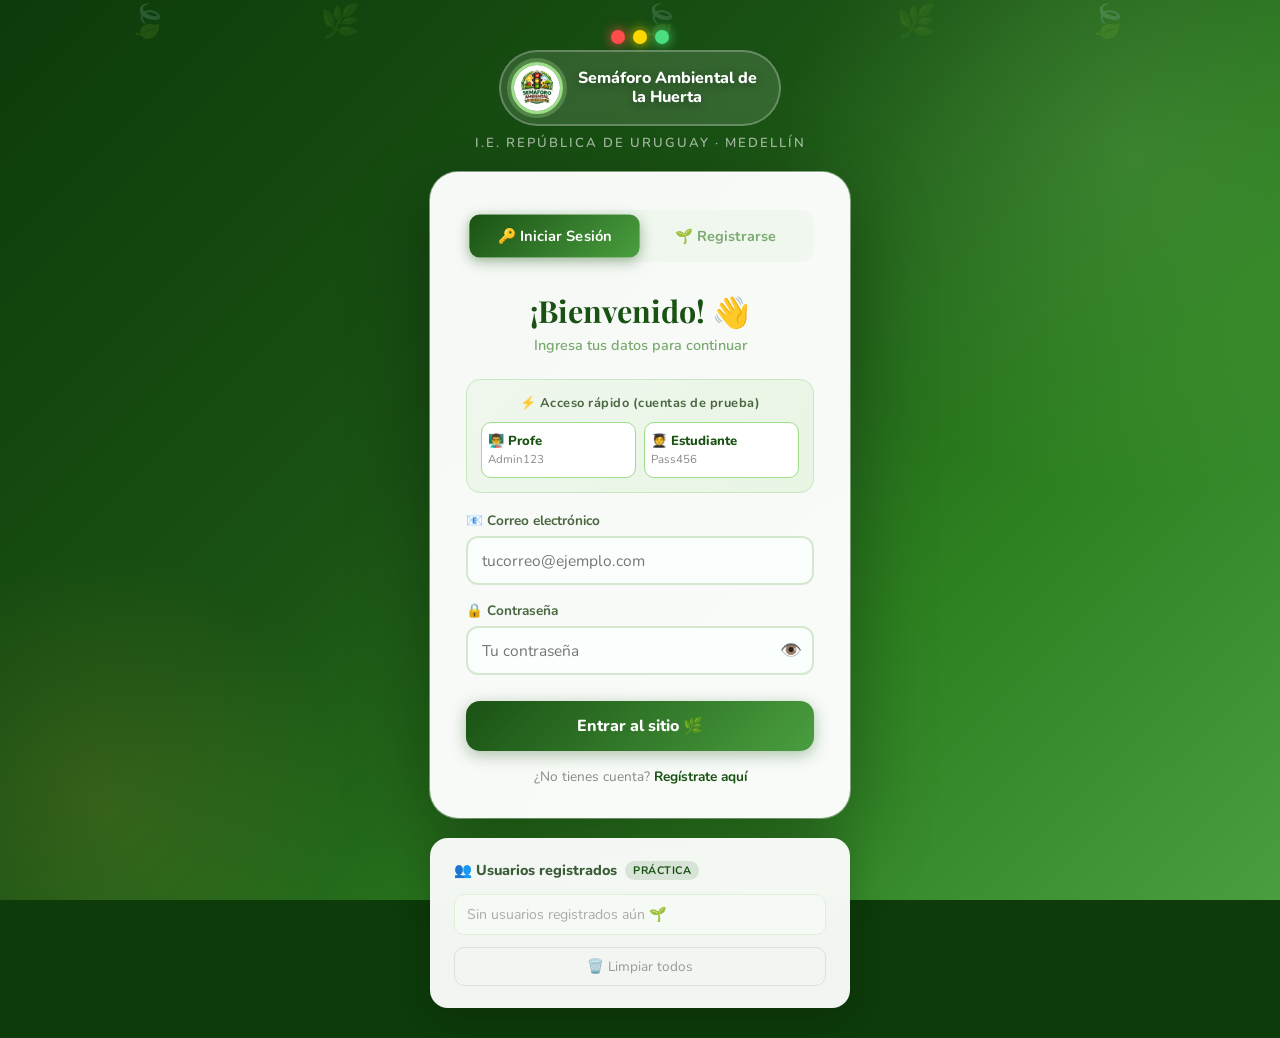
<file: index.html>
<!DOCTYPE html>
<!-- ============================================================
     PÁGINA: Inicio de Sesión / Registro
     PROYECTO: Semáforo Ambiental de la Huerta
     INSTITUCIÓN: I.E. República de Uruguay – Medellín, Antioquia
     DESCRIPCIÓN: Pantalla de acceso al sitio. Contiene un
                  formulario de login y uno de registro con
                  validaciones en JavaScript.
     RUTAS RELATIVAS:
       CSS  → ../css/style.css
       JS   → ../js/script.js
       IMG  → ../img/logo.jpeg
     ÚLTIMA ACTUALIZACIÓN: 2026
============================================================ -->
<html lang="es">
<head>
  <!-- Metadatos de codificación y responsividad -->
  <meta charset="UTF-8">
  <meta name="viewport" content="width=device-width, initial-scale=1.0">
  <title>Iniciar Sesión – Semáforo Ambiental de la Huerta</title>

  <!-- Fuentes de Google: Nunito y Playfair Display -->
  <link href="https://fonts.googleapis.com/css2?family=Nunito:wght@400;600;700;800;900&family=Playfair+Display:wght@700;900&display=swap" rel="stylesheet">

  <style>
    /* ── Variables de color del proyecto ── */
    :root {
      --verde-oscuro: #1a5214;
      --verde-medio: #2d8020;
      --verde-claro: #4a9e3f;
      --verde-lima: #9dde89;
      --amarillo: #f5c842;
      --rojo: #e84040;
      --blanco: #ffffff;
      --crema: #f4faf2;
      --sombra: rgba(26,82,20,0.18);
    }

    * { box-sizing: border-box; margin: 0; padding: 0; }

    /* ── Cuerpo principal con fondo oscuro ── */
    body {
      font-family: 'Nunito', sans-serif;
      min-height: 100vh;
      overflow-x: hidden;
      background: #0d3b0a;
    }

    /* ── Fondo con gradiente animado ── */
    .fondo {
      position: fixed;
      inset: 0;
      z-index: 0;
      background: linear-gradient(135deg, #0d3b0a 0%, #1a5214 40%, #2d8020 70%, #4a9e3f 100%);
      overflow: hidden;
    }

    /* Círculo brillante superior derecho */
    .fondo::before {
      content: '';
      position: absolute;
      width: 700px; height: 700px;
      border-radius: 50%;
      background: radial-gradient(circle, rgba(157,222,137,0.18) 0%, transparent 70%);
      top: -200px; right: -200px;
      animation: pulso 6s ease-in-out infinite alternate;
    }

    /* Círculo brillante inferior izquierdo */
    .fondo::after {
      content: '';
      position: absolute;
      width: 500px; height: 500px;
      border-radius: 50%;
      background: radial-gradient(circle, rgba(245,200,66,0.12) 0%, transparent 70%);
      bottom: -150px; left: -150px;
      animation: pulso 8s ease-in-out infinite alternate-reverse;
    }

    /* Animación de pulso para los fondos decorativos */
    @keyframes pulso {
      from { transform: scale(1); opacity: 0.6; }
      to   { transform: scale(1.3); opacity: 1; }
    }

    /* ── Hojas flotantes decorativas ── */
    .hoja {
      position: absolute;
      font-size: 2rem;
      opacity: 0.15;
      animation: flotar linear infinite;
      pointer-events: none;
    }

    /* Animación de hojas subiendo por pantalla */
    @keyframes flotar {
      0%   { transform: translateY(110vh) rotate(0deg); opacity: 0; }
      10%  { opacity: 0.15; }
      90%  { opacity: 0.15; }
      100% { transform: translateY(-10vh) rotate(360deg); opacity: 0; }
    }

    /* ── Contenedor principal centrado ── */
    .contenedor {
      position: relative;
      z-index: 1;
      min-height: 100vh;
      display: flex;
      flex-direction: column;
      align-items: center;
      justify-content: center;
      padding: 30px 20px;
      gap: 20px;
    }

    /* ── Cabecera con logo y nombre ── */
    .cabecera {
      text-align: center;
      animation: bajar 0.7s ease both;
    }

    /* Animación de entrada desde arriba */
    @keyframes bajar {
      from { opacity: 0; transform: translateY(-30px); }
      to   { opacity: 1; transform: translateY(0); }
    }

    /* Contenedor visual del logo */
    .logo-wrap {
      display: inline-flex;
      align-items: center;
      justify-content: center;
      gap: 14px;
      background: rgba(255,255,255,0.12);
      backdrop-filter: blur(12px);
      border: 2px solid rgba(255,255,255,0.25);
      border-radius: 60px;
      padding: 10px 22px 10px 10px;
      margin-bottom: 8px;
    }

    /* Imagen del logo circular */
    .logo-wrap img {
      width: 52px; height: 52px;
      border-radius: 50%;
      object-fit: cover;
      border: 3px solid var(--verde-lima);
      box-shadow: 0 0 0 4px rgba(157,222,137,0.3);
    }

    .logo-wrap span {
      color: white;
      font-weight: 800;
      font-size: 1em;
      line-height: 1.2;
      max-width: 180px;
      text-shadow: 0 2px 8px rgba(0,0,0,0.3);
    }

    .subtitulo-logo {
      color: rgba(255,255,255,0.6);
      font-size: 0.82em;
      font-weight: 600;
      letter-spacing: 2px;
      text-transform: uppercase;
    }

    /* ── Semáforo decorativo con luces animadas ── */
    .semaforo-deco {
      display: flex;
      gap: 8px;
      justify-content: center;
      margin-bottom: 6px;
    }

    /* Estilo base de cada luz */
    .luz {
      width: 14px; height: 14px;
      border-radius: 50%;
      box-shadow: 0 0 12px currentColor;
      animation: parpadeo 3s ease-in-out infinite;
    }

    /* Colores individuales del semáforo */
    .luz-roja     { background: #ff4d4d; color: #ff4d4d; animation-delay: 0s; }
    .luz-amarilla { background: #ffd700; color: #ffd700; animation-delay: 1s; }
    .luz-verde    { background: #4ade80; color: #4ade80; animation-delay: 2s; }

    @keyframes parpadeo {
      0%, 100% { opacity: 1; transform: scale(1); }
      50% { opacity: 0.5; transform: scale(0.8); }
    }

    /* ── Tarjeta del formulario ── */
    .tarjeta {
      background: rgba(255,255,255,0.97);
      backdrop-filter: blur(20px);
      border-radius: 28px;
      box-shadow:
        0 30px 80px rgba(0,0,0,0.35),
        0 0 0 1px rgba(255,255,255,0.5),
        inset 0 1px 0 rgba(255,255,255,0.8);
      padding: 38px 36px 32px;
      width: 100%;
      max-width: 420px;
      animation: subir 0.7s ease 0.2s both;
    }

    /* Animación de entrada desde abajo */
    @keyframes subir {
      from { opacity: 0; transform: translateY(40px); }
      to   { opacity: 1; transform: translateY(0); }
    }

    /* ── Pestañas Login / Registro ── */
    .pestanas {
      display: flex;
      background: #f0f7ee;
      border-radius: 14px;
      padding: 5px;
      margin-bottom: 28px;
      gap: 4px;
    }

    .pestana-btn {
      flex: 1;
      padding: 11px;
      border: none;
      background: transparent;
      border-radius: 10px;
      font-family: 'Nunito', sans-serif;
      font-size: 0.9rem;
      font-weight: 700;
      color: #7aaa70;
      cursor: pointer;
      transition: all 0.25s;
    }

    /* Pestaña activa resaltada */
    .pestana-btn.active {
      background: linear-gradient(135deg, var(--verde-oscuro), var(--verde-claro));
      color: white;
      box-shadow: 0 4px 14px rgba(26,82,20,0.4);
      transform: scale(1.02);
    }

    /* ── Encabezado interior del formulario ── */
    .form-header {
      text-align: center;
      margin-bottom: 24px;
    }

    .form-header h1 {
      font-family: 'Playfair Display', serif;
      font-size: 1.9rem;
      color: var(--verde-oscuro);
      margin-bottom: 4px;
    }

    .form-header p {
      color: #7aaa70;
      font-size: 0.9rem;
      font-weight: 600;
    }

    /* ── Grupos de campos de formulario ── */
    .campo {
      margin-bottom: 16px;
    }

    .campo label {
      display: block;
      font-weight: 700;
      font-size: 0.85rem;
      color: #4a6741;
      margin-bottom: 6px;
    }

    /* ── Inputs de texto, email y contraseña ── */
    input[type="email"],
    input[type="password"],
    input[type="text"] {
      width: 100%;
      padding: 12px 44px 12px 14px;
      border: 2px solid #d4e8cf;
      border-radius: 12px;
      font-size: 0.97rem;
      font-family: 'Nunito', sans-serif;
      outline: none;
      transition: border-color 0.25s, box-shadow 0.25s;
      background: #fafffe;
      color: #2d2d2d;
    }

    /* Efecto de foco en inputs */
    input:focus {
      border-color: var(--verde-claro);
      box-shadow: 0 0 0 3px rgba(74,158,63,0.18);
    }

    /* Contenedor relativo para posicionar el botón ojo */
    .input-rel {
      position: relative;
    }

    /* ── Botón para mostrar/ocultar contraseña ── */
    .btn-ojo {
      position: absolute;
      right: 12px;
      top: 50%;
      transform: translateY(-50%);
      background: none;
      border: none;
      cursor: pointer;
      font-size: 1.1rem;
      line-height: 1;
    }

    /* ── Mensajes de error bajo cada campo ── */
    .error-msg {
      color: #c0392b;
      font-size: 0.78rem;
      margin-top: 5px;
      display: block;
      font-weight: 600;
    }

    /* ── Accesos rápidos con credenciales de demo ── */
    .acceso-rapido {
      background: linear-gradient(135deg, #f0f7ee, #e8f5e3);
      border: 1px solid #c8e8c0;
      border-radius: 14px;
      padding: 14px;
      margin-bottom: 18px;
    }

    .acceso-rapido p {
      font-size: 0.8rem;
      font-weight: 700;
      color: #4a6741;
      margin-bottom: 10px;
      text-align: center;
      letter-spacing: 0.5px;
    }

    .btns-acceso {
      display: flex;
      gap: 8px;
    }

    .btn-acceso {
      flex: 1;
      padding: 9px 6px;
      border: 1px solid #9dde89;
      background: white;
      border-radius: 10px;
      cursor: pointer;
      text-align: left;
      transition: all 0.2s;
      font-family: 'Nunito', sans-serif;
    }

    .btn-acceso:hover {
      background: #f0f7ee;
      border-color: var(--verde-claro);
      transform: translateY(-1px);
    }

    .btn-acceso strong {
      display: block;
      font-size: 0.82rem;
      color: #1a5214;
      font-weight: 800;
    }

    .btn-acceso small {
      font-size: 0.72rem;
      color: #888;
    }

    /* ── Barra de fortaleza de contraseña ── */
    #fortaleza {
      height: 5px;
      background: #e0e0e0;
      border-radius: 3px;
      margin-top: 8px;
      overflow: hidden;
    }

    #barraFuerza {
      height: 100%;
      width: 0%;
      transition: width 0.3s, background 0.3s;
      border-radius: 3px;
    }

    #textoFuerza {
      font-size: 0.75rem;
      margin-top: 4px;
      display: block;
      height: 16px;
      color: #555;
      font-weight: 600;
    }

    /* ── Botón de envío principal ── */
    .btn-enviar {
      width: 100%;
      padding: 14px;
      background: linear-gradient(135deg, var(--verde-oscuro), var(--verde-claro));
      color: white;
      border: none;
      border-radius: 14px;
      font-size: 1rem;
      font-family: 'Nunito', sans-serif;
      font-weight: 800;
      cursor: pointer;
      margin-top: 10px;
      transition: transform 0.2s, box-shadow 0.2s;
      box-shadow: 0 4px 16px rgba(26,82,20,0.35);
    }

    .btn-enviar:hover {
      transform: translateY(-2px);
      box-shadow: 0 8px 24px rgba(26,82,20,0.45);
    }

    .btn-enviar:active {
      transform: scale(0.97);
    }

    /* ── Alertas de éxito o error ── */
    .alerta {
      padding: 11px 14px;
      border-radius: 10px;
      margin-bottom: 14px;
      font-size: 0.88rem;
      font-weight: 600;
      display: none;
    }

    .alerta.error {
      background: #ffebee;
      color: #c0392b;
      border: 1px solid #ffcdd2;
      display: block;
    }

    .alerta.success {
      background: #e8f5e9;
      color: #1b5e20;
      border: 1px solid #c8e6c9;
      display: block;
    }

    /* ── Enlace para cambiar de panel ── */
    .cambiar-panel {
      text-align: center;
      font-size: 0.85rem;
      color: #888;
      margin-top: 16px;
    }

    .cambiar-panel a {
      color: var(--verde-oscuro);
      font-weight: 700;
      text-decoration: none;
    }

    .cambiar-panel a:hover {
      text-decoration: underline;
    }

    /* ── Panel de usuarios registrados (solo práctica) ── */
    .panel-usuarios {
      background: rgba(255,255,255,0.95);
      backdrop-filter: blur(12px);
      border-radius: 18px;
      box-shadow: 0 8px 32px rgba(0,0,0,0.18);
      padding: 22px 24px;
      width: 100%;
      max-width: 420px;
      animation: subir 0.7s ease 0.4s both;
    }

    .panel-usuarios h4 {
      font-size: 0.9rem;
      margin-bottom: 14px;
      color: #3a5c38;
      display: flex;
      align-items: center;
      gap: 8px;
      font-weight: 800;
    }

    /* Etiqueta de práctica */
    .badge {
      background: rgba(26,82,20,0.12);
      color: var(--verde-oscuro);
      font-size: 0.68rem;
      padding: 2px 8px;
      border-radius: 20px;
      font-weight: 700;
      letter-spacing: 0.5px;
      text-transform: uppercase;
    }

    #listaUsuarios {
      list-style: none;
      margin-bottom: 12px;
    }

    #listaUsuarios li {
      display: flex;
      align-items: center;
      justify-content: space-between;
      padding: 10px 12px;
      border-radius: 10px;
      background: #f5faf4;
      margin-bottom: 6px;
      font-size: 0.88rem;
      border: 1px solid #dff0d8;
    }

    .user-info {
      display: flex;
      flex-direction: column;
      gap: 2px;
    }

    .user-info strong { color: #2d4a2a; }
    .user-info small { color: #999; font-size: 0.75rem; }

    /* Botón de eliminar usuario */
    .btn-del {
      background: none;
      border: none;
      color: #ccc;
      cursor: pointer;
      font-size: 0.85rem;
      padding: 4px 6px;
      border-radius: 4px;
      transition: color 0.2s, background 0.2s;
    }

    .btn-del:hover {
      color: #c0392b;
      background: #ffebee;
    }

    /* Mensaje cuando no hay usuarios */
    .no-users {
      color: #aaa;
      font-size: 0.85rem;
      text-align: center;
      padding: 10px 0;
    }

    /* Botón para limpiar todos los usuarios */
    .btn-limpiar {
      width: 100%;
      padding: 9px;
      background: none;
      border: 1px solid #e0e0e0;
      border-radius: 10px;
      font-family: 'Nunito', sans-serif;
      font-size: 0.85rem;
      color: #999;
      cursor: pointer;
      transition: all 0.2s;
    }

    .btn-limpiar:hover {
      border-color: #c0392b;
      color: #c0392b;
      background: #ffebee;
    }
  </style>
</head>
<body>

  <!-- ════════════════════════════════════
       FONDO ANIMADO CON HOJAS FLOTANTES
  ════════════════════════════════════ -->
  <div class="fondo" aria-hidden="true">
    <!-- Hojas decorativas con diferentes velocidades y posiciones -->
    <span class="hoja" style="left:10%; animation-duration:12s; animation-delay:0s;">🍃</span>
    <span class="hoja" style="left:25%; animation-duration:15s; animation-delay:3s;">🌿</span>
    <span class="hoja" style="left:50%; animation-duration:10s; animation-delay:1s;">🍃</span>
    <span class="hoja" style="left:70%; animation-duration:14s; animation-delay:5s;">🌿</span>
    <span class="hoja" style="left:85%; animation-duration:11s; animation-delay:2s;">🍃</span>
  </div>

  <!-- ════════════════════════════════════
       CONTENEDOR PRINCIPAL DE LA PÁGINA
  ════════════════════════════════════ -->
  <div class="contenedor">

    <!-- ── CABECERA: Logo y título del proyecto ── -->
    <header class="cabecera">
      <!-- Semáforo decorativo con luces de colores -->
      <div class="semaforo-deco" aria-hidden="true">
        <div class="luz luz-roja"></div>
        <div class="luz luz-amarilla"></div>
        <div class="luz luz-verde"></div>
      </div>

      <!-- Logo redondo con nombre del proyecto -->
      <div class="logo-wrap">
        <!-- Logo: ruta relativa desde html/ hacia img/ -->
        <img src="../img/logo.jpeg" alt="Logo Semáforo Ambiental de la Huerta">
        <span>Semáforo Ambiental de la Huerta</span>
      </div>

      <!-- Subtítulo institucional -->
      <p class="subtitulo-logo">I.E. República de Uruguay · Medellín</p>
    </header>

    <!-- ════════════════════════════════════
         TARJETA PRINCIPAL (Login + Registro)
    ════════════════════════════════════ -->
    <main class="tarjeta" role="main">

      <!-- ── Pestañas para alternar entre Login y Registro ── -->
      <div class="pestanas" role="tablist">
        <button class="pestana-btn active" id="tabLogin"
                role="tab" aria-selected="true"
                onclick="mostrarTab('login')">
          🔑 Iniciar Sesión
        </button>
        <button class="pestana-btn" id="tabRegister"
                role="tab" aria-selected="false"
                onclick="mostrarTab('registro')">
          🌱 Registrarse
        </button>
      </div>

      <!-- ══════════════════════════════
           PANEL DE LOGIN
      ══════════════════════════════ -->
      <div id="panelLogin">

        <!-- Título e ícono del formulario de login -->
        <div class="form-header">
          <h1>¡Bienvenido! 👋</h1>
          <p>Ingresa tus datos para continuar</p>
        </div>

        <!-- Acceso rápido con credenciales de prueba -->
        <div class="acceso-rapido" aria-label="Acceso rápido con cuentas de demostración">
          <p>⚡ Acceso rápido (cuentas de prueba)</p>
          <div class="btns-acceso">
            <!-- Botón que autocompleta credenciales de administrador -->
            <button type="button" class="btn-acceso"
                    onclick="llenarCredenciales('elprofe@gmail.com','Admin123')">
              <strong>👨‍🏫 Profe</strong>
              <small>Admin123</small>
            </button>
            <!-- Botón que autocompleta credenciales de estudiante -->
            <button type="button" class="btn-acceso"
                    onclick="llenarCredenciales('estudiante@correo.com','Pass456')">
              <strong>🧑‍🎓 Estudiante</strong>
              <small>Pass456</small>
            </button>
          </div>
        </div>

        <!-- Alerta de login (éxito o error) – oculta por defecto -->
        <div class="alerta" id="loginAlert" role="alert"></div>

        <!-- Formulario de inicio de sesión -->
        <form id="loginForm" novalidate>

          <!-- Campo: Correo electrónico -->
          <div class="campo">
            <label for="email">📧 Correo electrónico</label>
            <input type="email" id="email"
                   placeholder="tucorreo@ejemplo.com"
                   autocomplete="email" required>
            <!-- Mensaje de error para el correo -->
            <span class="error-msg" id="emailError" role="alert"></span>
          </div>

          <!-- Campo: Contraseña con botón de mostrar/ocultar -->
          <div class="campo">
            <label for="password">🔒 Contraseña</label>
            <div class="input-rel">
              <input type="password" id="password"
                     placeholder="Tu contraseña"
                     autocomplete="current-password" required>
              <!-- Botón ojo para mostrar/ocultar contraseña -->
              <button type="button" class="btn-ojo" id="togglePass"
                      aria-label="Mostrar u ocultar contraseña">👁️</button>
            </div>
            <!-- Mensaje de error para la contraseña -->
            <span class="error-msg" id="passError" role="alert"></span>
          </div>

          <!-- Botón de envío del login -->
          <button type="submit" class="btn-enviar">Entrar al sitio 🌿</button>

          <!-- Enlace para ir al formulario de registro -->
          <p class="cambiar-panel">
            ¿No tienes cuenta?
            <a href="#" onclick="mostrarTab('registro')">Regístrate aquí</a>
          </p>
        </form>
      </div><!-- Fin panelLogin -->

      <!-- ══════════════════════════════
           PANEL DE REGISTRO
      ══════════════════════════════ -->
      <div id="panelRegistro" style="display:none;">

        <!-- Título del formulario de registro -->
        <div class="form-header">
          <h1>Crear cuenta 🌱</h1>
          <p>Únete a nuestra comunidad ambiental</p>
        </div>

        <!-- Alerta de registro (éxito o error) – oculta por defecto -->
        <div class="alerta" id="registerAlert" role="alert"></div>

        <!-- Formulario de registro de nuevo usuario -->
        <form id="registerForm" novalidate>

          <!-- Campo: Nombre completo -->
          <div class="campo">
            <label for="regNombre">👤 Nombre completo</label>
            <input type="text" id="regNombre"
                   placeholder="Tu nombre" required>
            <span class="error-msg" id="nombreError" role="alert"></span>
          </div>

          <!-- Campo: Correo electrónico del nuevo usuario -->
          <div class="campo">
            <label for="regEmail">📧 Correo electrónico</label>
            <input type="email" id="regEmail"
                   placeholder="tucorreo@ejemplo.com"
                   autocomplete="email" required>
            <span class="error-msg" id="regEmailError" role="alert"></span>
          </div>

          <!-- Campo: Contraseña nueva con medidor de fortaleza -->
          <div class="campo">
            <label for="regPassword">🔒 Contraseña</label>
            <div class="input-rel">
              <input type="password" id="regPassword"
                     placeholder="Mínimo 8 caracteres, 1 mayúscula, 1 número"
                     autocomplete="new-password" required>
              <!-- Botón ojo para la nueva contraseña -->
              <button type="button" class="btn-ojo" id="toggleRegPass"
                      aria-label="Mostrar u ocultar contraseña">👁️</button>
            </div>
            <!-- Barra visual de fortaleza de la contraseña -->
            <div id="fortaleza" aria-label="Indicador de fortaleza de contraseña">
              <div id="barraFuerza"></div>
            </div>
            <span id="textoFuerza" aria-live="polite"></span>
            <span class="error-msg" id="regPassError" role="alert"></span>
          </div>

          <!-- Campo: Confirmación de contraseña -->
          <div class="campo">
            <label for="regPasswordConf">🔒 Confirmar contraseña</label>
            <div class="input-rel">
              <input type="password" id="regPasswordConf"
                     placeholder="Repite tu contraseña"
                     autocomplete="new-password" required>
              <!-- Botón ojo para confirmar contraseña -->
              <button type="button" class="btn-ojo" id="toggleRegPassConf"
                      aria-label="Mostrar u ocultar confirmación">👁️</button>
            </div>
            <span class="error-msg" id="regPassConfError" role="alert"></span>
          </div>

          <!-- Botón de envío del registro -->
          <button type="submit" class="btn-enviar" id="btnRegistro">
            Crear cuenta 🌿
          </button>

          <!-- Enlace para regresar al login -->
          <p class="cambiar-panel">
            ¿Ya tienes cuenta?
            <a href="#" onclick="mostrarTab('login')">Inicia sesión</a>
          </p>
        </form>
      </div><!-- Fin panelRegistro -->

    </main><!-- Fin tarjeta principal -->

    <!-- ════════════════════════════════════
         PANEL DE USUARIOS REGISTRADOS
         (Solo con fines educativos/práctica)
    ════════════════════════════════════ -->
    <section class="panel-usuarios" id="usersPanel"
             aria-label="Panel de usuarios registrados (práctica)">
      <h4>
        👥 Usuarios registrados
        <span class="badge">práctica</span>
      </h4>
      <!-- Lista dinámica generada por JavaScript -->
      <ul id="listaUsuarios"></ul>
      <!-- Botón para eliminar todos los usuarios del localStorage -->
      <button class="btn-limpiar" id="btnLimpiar">
        🗑️ Limpiar todos
      </button>
    </section>

  </div><!-- Fin contenedor principal -->

  <!-- ════════════════════════════════════
       SCRIPT PRINCIPAL
       Ruta: ../js/script.js
       Maneja login, registro, localStorage y UI
  ════════════════════════════════════ -->
  <script src="../js/script.js"></script>

</body>
</html>
</file>
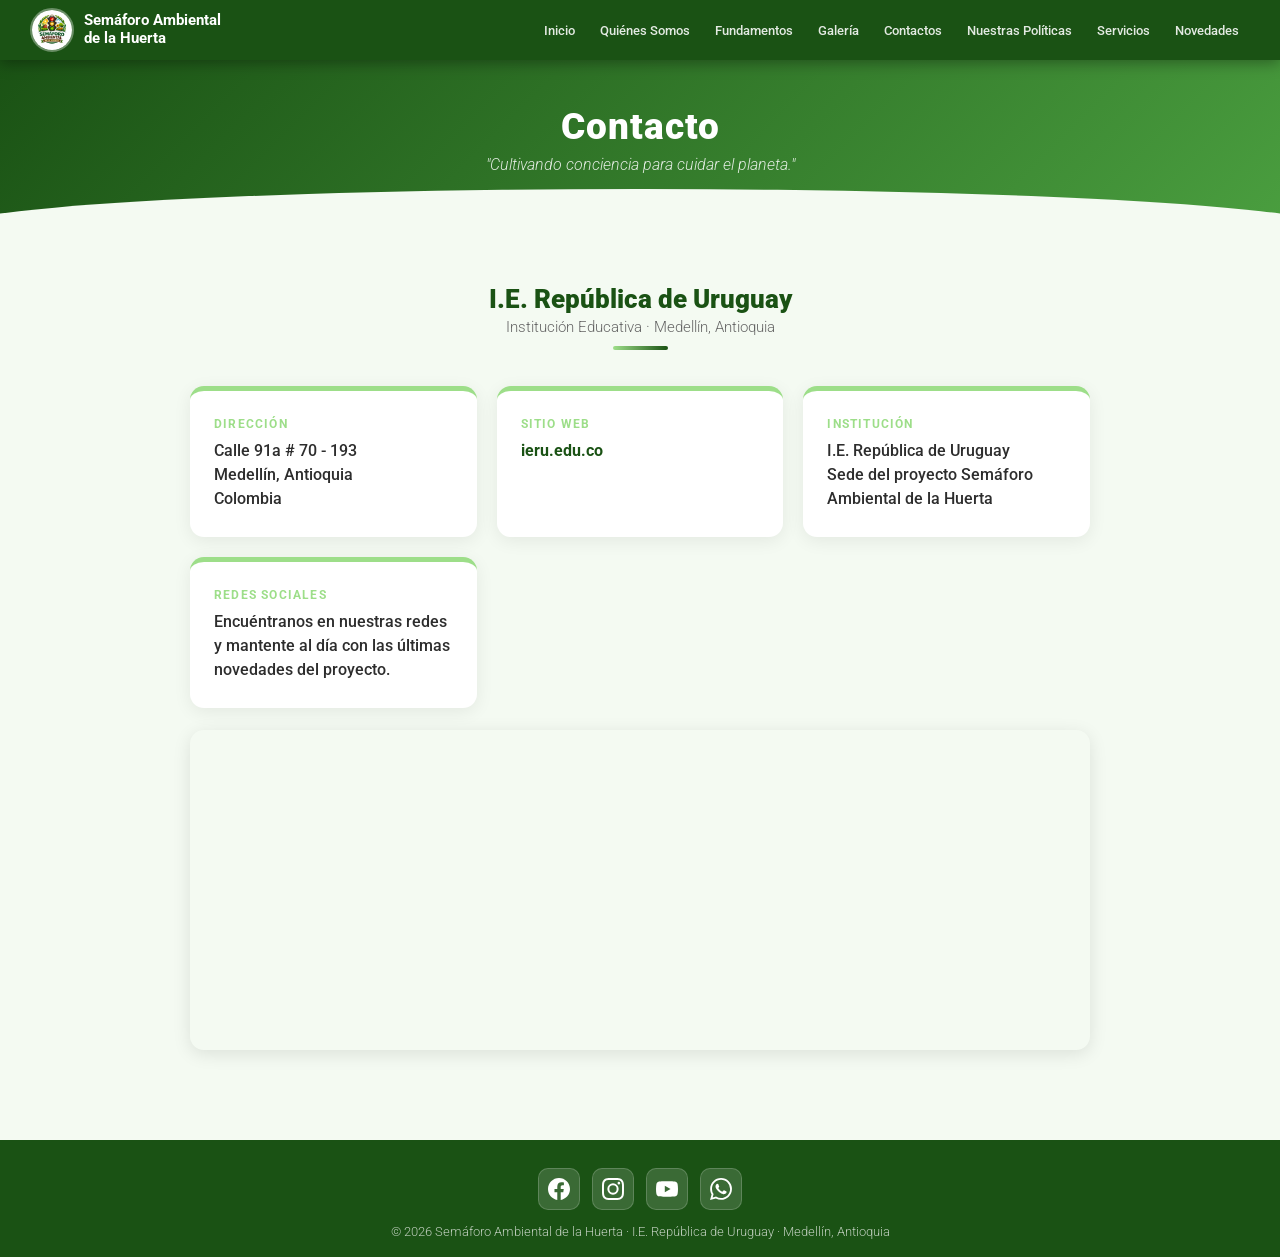
<file: contacto.html>
<!DOCTYPE html>
<!-- ============================================================
     PÁGINA: Contacto
     PROYECTO: Semáforo Ambiental de la Huerta
     INSTITUCIÓN: I.E. República de Uruguay – Medellín, Antioquia
     DESCRIPCIÓN: Muestra la información de contacto de la
                  institución: dirección, sitio web, redes
                  sociales y un mapa de Google Maps embebido.
     RUTAS RELATIVAS:
       IMG  → ../img/logo.jpeg
     ÚLTIMA ACTUALIZACIÓN: 2026
============================================================ -->
<html lang="es">
<head>
  <meta charset="UTF-8">
  <meta name="viewport" content="width=device-width, initial-scale=1">
  <title>Contacto – Semáforo Ambiental</title>
  <link href="https://fonts.googleapis.com/css2?family=Roboto:ital,wght@0,100..900;1,100..900&display=swap" rel="stylesheet">
  <style>
    * { box-sizing: border-box; margin: 0; padding: 0; }
    body { font-family: 'Roboto', sans-serif; background-color: #f4faf2; color: #2d2d2d; min-height: 100vh; display: flex; flex-direction: column; }

    /* ── Barra de navegación fija ── */
    .barra-navegacion { position: fixed; top: 0; left: 0; right: 0; background-color: #1a5214; display: flex; align-items: center; justify-content: space-between; padding: 8px 30px; z-index: 1000; box-shadow: 0 3px 14px rgba(0,0,0,0.35); height: 60px; }
    .nav-marca { display: flex; align-items: center; gap: 10px; text-decoration: none; flex-shrink: 0; }
    .nav-marca img { height: 44px; width: 44px; border-radius: 50%; object-fit: cover; border: 2px solid rgba(255,255,255,0.35); }
    .nav-marca span { color: white; font-weight: 700; font-size: 0.92em; line-height: 1.2; max-width: 150px; }
    .nav-enlaces { display: flex; gap: 3px; flex-wrap: wrap; justify-content: flex-end; }
    .nav-enlaces a { color: rgba(255,255,255,0.88); text-decoration: none; padding: 6px 11px; border-radius: 6px; font-size: 0.83em; font-weight: 500; transition: background-color 0.2s; white-space: nowrap; }
    .nav-enlaces a:hover { background-color: rgba(255,255,255,0.18); color: white; }

    /* ── Encabezado con curva ── */
    .encabezado-pagina { margin-top: 60px; background: linear-gradient(135deg, #1a5214, #4a9e3f); padding: 45px 40px 55px 40px; text-align: center; color: white; position: relative; }
    .encabezado-pagina::after { content: ''; position: absolute; bottom: -2px; left: 0; right: 0; height: 42px; background-color: #f4faf2; clip-path: ellipse(55% 100% at 50% 100%); }
    .encabezado-pagina h1 { font-size: 2.3em; font-weight: 900; letter-spacing: 1px; }
    .encabezado-pagina p { font-size: 0.97em; opacity: 0.85; margin-top: 8px; font-weight: 300; font-style: italic; }

    /* ── Contenido principal centrado ── */
    .contenido-principal { flex: 1; padding: 55px 30px 40px 30px; display: flex; flex-direction: column; align-items: center; }

    /* Nombre y subtítulo de la institución */
    .nombre-colegio { text-align: center; margin-bottom: 36px; }
    .nombre-colegio h2 { font-size: 1.6em; font-weight: 900; color: #1a5214; margin-bottom: 4px; }
    .nombre-colegio p { font-size: 0.95em; color: #666; font-weight: 300; }

    /* Línea decorativa verde */
    .linea-verde { width: 55px; height: 4px; background: linear-gradient(to right, #9dde89, #1a5214); border-radius: 2px; margin: 10px auto 0 auto; }

    /* Cuadrícula de tarjetas de dato de contacto */
    .cuadricula-contacto { display: grid; grid-template-columns: repeat(auto-fit, minmax(260px, 1fr)); gap: 20px; max-width: 900px; width: 100%; }

    /* Tarjeta individual de dato de contacto */
    .tarjeta-dato { background: white; border-radius: 14px; padding: 26px 24px; box-shadow: 0 4px 18px rgba(0,0,0,0.07); border-top: 5px solid #9dde89; transition: transform 0.3s, box-shadow 0.3s; }
    .tarjeta-dato:hover { transform: translateY(-5px); box-shadow: 0 10px 26px rgba(0,0,0,0.12); }

    /* Etiqueta (título) del dato */
    .tarjeta-dato .etiqueta { font-size: 0.75em; font-weight: 700; color: #9dde89; text-transform: uppercase; letter-spacing: 1.2px; margin-bottom: 8px; }

    /* Valor del dato de contacto */
    .tarjeta-dato .valor { font-size: 1em; font-weight: 500; color: #2d2d2d; line-height: 1.5; }
    .tarjeta-dato a { color: #1a5214; font-weight: 700; text-decoration: none; }
    .tarjeta-dato a:hover { text-decoration: underline; }

    /* Tarjeta con el mapa de Google Maps */
    .tarjeta-mapa { max-width: 900px; width: 100%; margin-top: 22px; border-radius: 14px; overflow: hidden; box-shadow: 0 4px 18px rgba(0,0,0,0.1); }
    .tarjeta-mapa iframe { width: 100%; height: 320px; border: none; display: block; }

    /* ── Pie de página ── */
    .pie-pagina { background-color: #1a5214; color: white; text-align: center; padding: 28px 20px 18px 20px; margin-top: 50px; }
    .iconos-redes { display: flex; justify-content: center; gap: 12px; margin-bottom: 14px; }
    .iconos-redes a { color: white; text-decoration: none; width: 42px; height: 42px; background-color: rgba(255,255,255,0.14); border-radius: 10px; display: flex; align-items: center; justify-content: center; font-weight: 700; font-size: 0.88em; border: 1px solid rgba(255,255,255,0.18); transition: background-color 0.2s, transform 0.2s; }
    .iconos-redes a:hover { background-color: rgba(255,255,255,0.28); transform: scale(1.1); }
    .pie-pagina p { font-size: 0.8em; opacity: 0.7; font-weight: 300; }
  </style>
</head>
<body>

  <!-- ════════════════════════════════════
       BARRA DE NAVEGACIÓN FIJA
  ════════════════════════════════════ -->
  <nav class="barra-navegacion" aria-label="Menú principal">
    <a href="index.html" class="nav-marca">
      <img src="../img/logo.jpeg" alt="Logo">
      <span>Semáforo Ambiental de la Huerta</span>
    </a>
    <div class="nav-enlaces">
      <a href="indexprincipal.html">Inicio</a>
      <a href="quienes-somos.html">Quiénes Somos</a>
      <a href="fundamentos.html">Fundamentos</a>
      <a href="galeria.html">Galería</a>
      <a href="contacto.html">Contactos</a>
      <a href="nuestras-politicas.html">Nuestras Políticas</a>
      <a href="servicios.html">Servicios</a>
      <a href="novedades.html">Novedades</a>
    </div>
  </nav>

  <!-- ════════════════════════════════════
       ENCABEZADO DE LA PÁGINA
  ════════════════════════════════════ -->
  <div class="encabezado-pagina">
    <h1>Contacto</h1>
    <p>"Cultivando conciencia para cuidar el planeta."</p>
  </div>

  <!-- ════════════════════════════════════
       CONTENIDO PRINCIPAL
       Datos de contacto y mapa de ubicación
  ════════════════════════════════════ -->
  <main class="contenido-principal">

    <!-- Nombre e identificación de la institución -->
    <div class="nombre-colegio">
      <h2>I.E. República de Uruguay</h2>
      <p>Institución Educativa · Medellín, Antioquia</p>
      <div class="linea-verde" aria-hidden="true"></div>
    </div>

    <!-- Cuadrícula con tarjetas de información de contacto -->
    <div class="cuadricula-contacto">

      <!-- Dato: Dirección física -->
      <div class="tarjeta-dato">
        <div class="etiqueta">Dirección</div>
        <div class="valor">
          Calle 91a # 70 - 193<br>
          Medellín, Antioquia<br>
          Colombia
        </div>
      </div>

      <!-- Dato: Sitio web oficial -->
      <div class="tarjeta-dato">
        <div class="etiqueta">Sitio Web</div>
        <div class="valor">
          <a href="https://ieru.edu.co/" target="_blank" rel="noopener noreferrer">
            ieru.edu.co
          </a>
        </div>
      </div>

      <!-- Dato: Nombre e información institucional -->
      <div class="tarjeta-dato">
        <div class="etiqueta">Institución</div>
        <div class="valor">
          I.E. República de Uruguay<br>
          Sede del proyecto Semáforo Ambiental de la Huerta
        </div>
      </div>

      <!-- Dato: Redes sociales -->
      <div class="tarjeta-dato">
        <div class="etiqueta">Redes Sociales</div>
        <div class="valor">
          Encuéntranos en nuestras redes y mantente al día
          con las últimas novedades del proyecto.
        </div>
      </div>
    </div>

    <!-- Mapa de Google Maps embebido con la ubicación de la institución -->
    <div class="tarjeta-mapa">
      <iframe
        src="https://www.google.com/maps/embed?pb=!1m18!1m12!1m3!1d991.4617280553682!2d-75.57709597242204!3d6.283845883682073!2m3!1f0!2f0!3f0!3m2!1i1024!2i768!4f13.1!3m3!1m2!1s0x8e4429299903b3ab%3A0x454b09972b0b00fa!2sI.E.%20Rep%C3%BAblica%20de%20Uruguay!5e0!3m2!1ses!2sco!4v1772772214475!5m2!1ses!2sco"
        allowfullscreen=""
        loading="lazy"
        referrerpolicy="no-referrer-when-downgrade"
        title="Mapa de ubicación I.E. República de Uruguay, Medellín">
      </iframe>
    </div>

  </main>

  <!-- ════════════════════════════════════
       PIE DE PÁGINA
  ════════════════════════════════════ -->
  <footer class="pie-pagina">
    <div class="iconos-redes" aria-label="Redes sociales">
      <a href="#" title="Facebook" aria-label="Facebook"><svg viewBox="0 0 24 24" width="22" height="22" fill="currentColor"><path d="M24 12.073c0-6.627-5.373-12-12-12s-12 5.373-12 12c0 5.99 4.388 10.954 10.125 11.854v-8.385H7.078v-3.47h3.047V9.43c0-3.007 1.792-4.669 4.533-4.669 1.312 0 2.686.235 2.686.235v2.953H15.83c-1.491 0-1.956.925-1.956 1.874v2.25h3.328l-.532 3.47h-2.796v8.385C19.612 23.027 24 18.062 24 12.073z"/></svg></a>
      <a href="#" title="Instagram" aria-label="Instagram"><svg viewBox="0 0 24 24" width="22" height="22" fill="currentColor"><path d="M12 2.163c3.204 0 3.584.012 4.85.07 3.252.148 4.771 1.691 4.919 4.919.058 1.265.069 1.645.069 4.849 0 3.205-.012 3.584-.069 4.849-.149 3.225-1.664 4.771-4.919 4.919-1.266.058-1.644.07-4.85.07-3.204 0-3.584-.012-4.849-.07-3.26-.149-4.771-1.699-4.919-4.92-.058-1.265-.07-1.644-.07-4.849 0-3.204.013-3.583.07-4.849.149-3.227 1.664-4.771 4.919-4.919 1.266-.057 1.645-.069 4.849-.069zM12 0C8.741 0 8.333.014 7.053.072 2.695.272.273 2.69.073 7.052.014 8.333 0 8.741 0 12c0 3.259.014 3.668.072 4.948.2 4.358 2.618 6.78 6.98 6.98C8.333 23.986 8.741 24 12 24c3.259 0 3.668-.014 4.948-.072 4.354-.2 6.782-2.618 6.979-6.98.059-1.28.073-1.689.073-4.948 0-3.259-.014-3.667-.072-4.947-.196-4.354-2.617-6.78-6.979-6.98C15.668.014 15.259 0 12 0zm0 5.838a6.162 6.162 0 1 0 0 12.324 6.162 6.162 0 0 0 0-12.324zM12 16a4 4 0 1 1 0-8 4 4 0 0 1 0 8zm6.406-11.845a1.44 1.44 0 1 0 0 2.881 1.44 1.44 0 0 0 0-2.881z"/></svg></a>
      <a href="#" title="YouTube" aria-label="YouTube"><svg viewBox="0 0 24 24" width="22" height="22" fill="currentColor"><path d="M23.495 6.205a3.007 3.007 0 0 0-2.088-2.088c-1.87-.501-9.396-.501-9.396-.501s-7.507-.01-9.396.501A3.007 3.007 0 0 0 .527 6.205a31.247 31.247 0 0 0-.522 5.805 31.247 31.247 0 0 0 .522 5.783 3.007 3.007 0 0 0 2.088 2.088c1.868.502 9.396.502 9.396.502s7.506 0 9.396-.502a3.007 3.007 0 0 0 2.088-2.088 31.247 31.247 0 0 0 .5-5.783 31.247 31.247 0 0 0-.5-5.805zM9.609 15.601V8.408l6.264 3.602z"/></svg></a>
      <a href="#" title="WhatsApp" aria-label="WhatsApp"><svg viewBox="0 0 24 24" width="22" height="22" fill="currentColor"><path d="M17.472 14.382c-.297-.149-1.758-.867-2.03-.967-.273-.099-.471-.148-.67.15-.197.297-.767.966-.94 1.164-.173.199-.347.223-.644.075-.297-.15-1.255-.463-2.39-1.475-.883-.788-1.48-1.761-1.653-2.059-.173-.297-.018-.458.13-.606.134-.133.298-.347.446-.52.149-.174.198-.298.298-.497.099-.198.05-.371-.025-.52-.075-.149-.669-1.612-.916-2.207-.242-.579-.487-.5-.669-.51-.173-.008-.371-.01-.57-.01-.198 0-.52.074-.792.372-.272.297-1.04 1.016-1.04 2.479 0 1.462 1.065 2.875 1.213 3.074.149.198 2.096 3.2 5.077 4.487.709.306 1.262.489 1.694.625.712.227 1.36.195 1.871.118.571-.085 1.758-.719 2.006-1.413.248-.694.248-1.289.173-1.413-.074-.124-.272-.198-.57-.347m-5.421 7.403h-.004a9.87 9.87 0 0 1-5.031-1.378l-.361-.214-3.741.982.998-3.648-.235-.374a9.86 9.86 0 0 1-1.51-5.26c.001-5.45 4.436-9.884 9.888-9.884 2.64 0 5.122 1.03 6.988 2.898a9.825 9.825 0 0 1 2.893 6.994c-.003 5.45-4.437 9.884-9.885 9.884m8.413-18.297A11.815 11.815 0 0 0 12.05 0C5.495 0 .16 5.335.157 11.892c0 2.096.547 4.142 1.588 5.945L.057 24l6.305-1.654a11.882 11.882 0 0 0 5.683 1.448h.005c6.554 0 11.89-5.335 11.893-11.893a11.821 11.821 0 0 0-3.48-8.413Z"/></svg></a>
    </div>
    <p>© 2026 Semáforo Ambiental de la Huerta · I.E. República de Uruguay · Medellín, Antioquia</p>
  </footer>

</body>
</html>
</file>
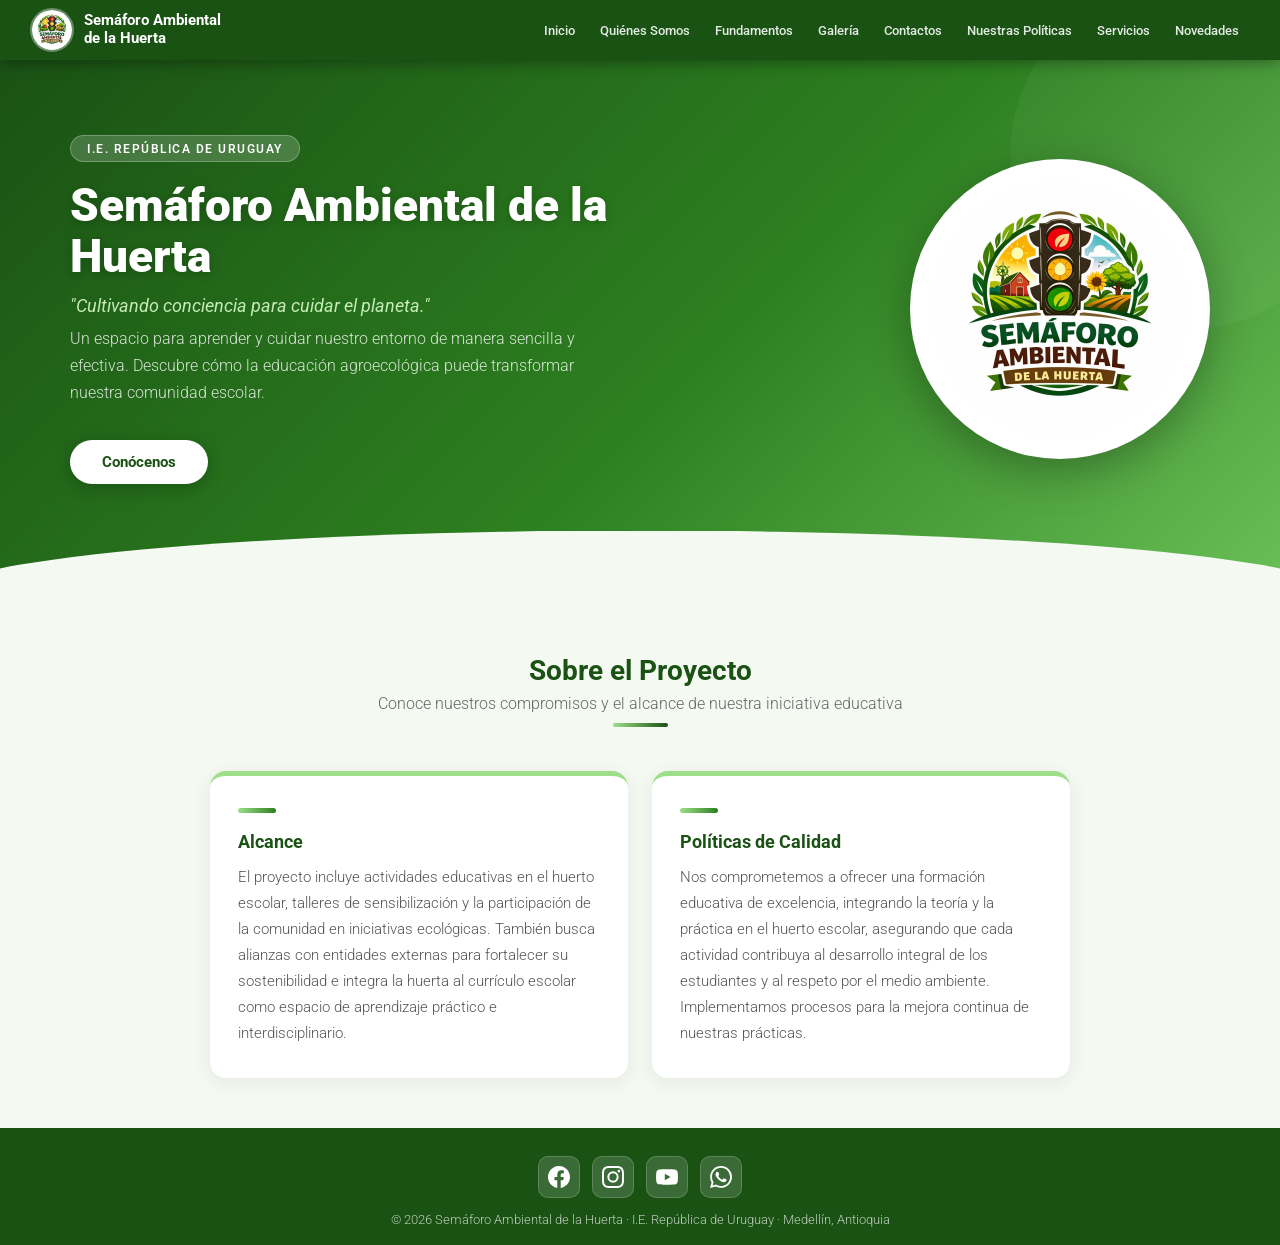
<file: indexprincipal.html>
<!DOCTYPE html>
<!-- ============================================================
     PÁGINA: Inicio Principal
     PROYECTO: Semáforo Ambiental de la Huerta
     INSTITUCIÓN: I.E. República de Uruguay – Medellín, Antioquia
     DESCRIPCIÓN: Página de inicio con sección hero, logo
                  grande, slogan y tarjetas informativas sobre
                  el proyecto (Alcance y Políticas de Calidad).
     RUTAS RELATIVAS:
       IMG  → ../img/logo.jpeg
     ÚLTIMA ACTUALIZACIÓN: 2026
============================================================ -->
<html lang="es">
<head>
  <!-- Codificación y diseño responsivo -->
  <meta charset="UTF-8">
  <meta name="viewport" content="width=device-width, initial-scale=1.0">
  <title>Semáforo Ambiental de la Huerta</title>

  <!-- Fuente Roboto desde Google Fonts -->
  <link href="https://fonts.googleapis.com/css2?family=Roboto:ital,wght@0,100..900;1,100..900&display=swap" rel="stylesheet">

  <style>
    /* ── Reset y fuente base ── */
    * { box-sizing: border-box; margin: 0; padding: 0; }

    body {
      font-family: 'Roboto', sans-serif;
      background-color: #f4faf2;
      color: #2d2d2d;
      min-height: 100vh;
      display: flex;
      flex-direction: column;
    }

    /* ════════════════════════
       BARRA DE NAVEGACIÓN FIJA
    ════════════════════════ */
    .barra-navegacion {
      position: fixed;
      top: 0; left: 0; right: 0;
      background-color: #1a5214;
      display: flex;
      align-items: center;
      justify-content: space-between;
      padding: 8px 30px;
      z-index: 1000;
      box-shadow: 0 3px 14px rgba(0,0,0,0.35);
      height: 60px;
    }

    /* Marca/logo en la barra de navegación */
    .nav-marca { display: flex; align-items: center; gap: 10px; text-decoration: none; flex-shrink: 0; }
    .nav-marca img { height: 44px; width: 44px; border-radius: 50%; object-fit: cover; border: 2px solid rgba(255,255,255,0.35); }
    .nav-marca span { color: white; font-weight: 700; font-size: 0.92em; line-height: 1.2; max-width: 150px; }

    /* Menú de enlaces de navegación */
    .nav-enlaces { display: flex; gap: 3px; flex-wrap: wrap; justify-content: flex-end; }
    .nav-enlaces a { color: rgba(255,255,255,0.88); text-decoration: none; padding: 6px 11px; border-radius: 6px; font-size: 0.83em; font-weight: 500; transition: background-color 0.2s, color 0.2s; white-space: nowrap; }
    .nav-enlaces a:hover { background-color: rgba(255,255,255,0.18); color: white; }

    /* ════════════════════════
       SECCIÓN HERO (banner principal)
    ════════════════════════ */
    .hero {
      margin-top: 60px; /* Compensa la barra fija */
      background: linear-gradient(135deg, #1a5214 0%, #2d8020 55%, #6abf57 100%);
      padding: 75px 70px 110px 70px;
      display: flex;
      align-items: center;
      justify-content: space-between;
      gap: 50px;
      position: relative;
      overflow: hidden;
    }

    /* Círculo decorativo superior derecho */
    .hero::before {
      content: '';
      position: absolute;
      top: -80px; right: -80px;
      width: 350px; height: 350px;
      background: rgba(255,255,255,0.04);
      border-radius: 50%;
    }

    /* Curva blanca en la parte inferior del hero */
    .hero::after {
      content: '';
      position: absolute;
      bottom: -2px; left: 0; right: 0;
      height: 65px;
      background-color: #f4faf2;
      clip-path: ellipse(55% 100% at 50% 100%);
    }

    /* Texto del lado izquierdo del hero */
    .hero-texto { color: white; max-width: 560px; position: relative; z-index: 1; }

    /* Etiqueta pequeña sobre el título */
    .hero-etiqueta {
      display: inline-block;
      background-color: rgba(255,255,255,0.18);
      color: white;
      padding: 5px 16px;
      border-radius: 30px;
      font-size: 0.78em;
      font-weight: 600;
      margin-bottom: 18px;
      letter-spacing: 1.5px;
      text-transform: uppercase;
      border: 1px solid rgba(255,255,255,0.25);
    }

    /* Título principal del hero */
    .hero-titulo { font-size: 2.9em; font-weight: 900; line-height: 1.1; margin-bottom: 14px; text-shadow: 0 2px 10px rgba(0,0,0,0.2); }

    /* Slogan en cursiva */
    .hero-slogan { font-size: 1.1em; font-style: italic; font-weight: 400; opacity: 0.92; margin-bottom: 10px; color: #d4f7c5; }

    /* Descripción breve del proyecto */
    .hero-subtitulo { font-size: 0.97em; line-height: 1.75; opacity: 0.82; font-weight: 300; margin-bottom: 32px; }

    /* Botón de llamada a la acción */
    .hero-boton {
      display: inline-block;
      background-color: white;
      color: #1a5214;
      padding: 13px 32px;
      border-radius: 30px;
      font-weight: 700;
      font-size: 0.95em;
      text-decoration: none;
      transition: transform 0.25s, box-shadow 0.25s;
      box-shadow: 0 4px 18px rgba(0,0,0,0.22);
      font-family: 'Roboto', sans-serif;
    }
    .hero-boton:hover { transform: translateY(-4px); box-shadow: 0 10px 24px rgba(0,0,0,0.28); }

    /* Contenedor del logo circular en el hero */
    .hero-logo-contenedor { flex-shrink: 0; position: relative; z-index: 1; }

    /* Logo grande circular con borde y sombra */
    .hero-logo {
      width: 300px; height: 300px;
      border-radius: 50%;
      object-fit: contain;
      background-color: white;
      padding: 18px;
      border: 4px solid rgba(255,255,255,0.5);
      box-shadow: 0 12px 45px rgba(0,0,0,0.3);
      display: block;
    }

    /* ════════════════════════
       SECCIÓN DE TARJETAS INFORMATIVAS
    ════════════════════════ */
    .seccion-info { flex: 1; padding: 60px 50px 50px 50px; }

    /* Encabezado de la sección */
    .seccion-encabezado { text-align: center; margin-bottom: 44px; }
    .seccion-encabezado h2 { font-size: 1.75em; font-weight: 700; color: #1a5214; margin-bottom: 8px; }
    .seccion-encabezado p { font-size: 0.97em; color: #666; font-weight: 300; }

    /* Línea decorativa verde */
    .linea-decorativa {
      width: 55px; height: 4px;
      background: linear-gradient(to right, #9dde89, #1a5214);
      border-radius: 2px;
      margin: 10px auto 0 auto;
    }

    /* Cuadrícula de tarjetas responsiva */
    .cuadricula-tarjetas {
      display: grid;
      grid-template-columns: repeat(auto-fit, minmax(280px, 1fr));
      gap: 24px;
      max-width: 860px;
      margin: 0 auto;
    }

    /* Tarjeta individual con borde verde superior */
    .tarjeta {
      background: white;
      border-radius: 16px;
      padding: 32px 28px;
      box-shadow: 0 4px 20px rgba(0,0,0,0.07);
      border-top: 5px solid #9dde89;
      transition: transform 0.3s, box-shadow 0.3s;
    }
    .tarjeta:hover { transform: translateY(-7px); box-shadow: 0 12px 32px rgba(0,0,0,0.13); }

    /* Barra de color decorativa dentro de la tarjeta */
    .tarjeta-barra { width: 38px; height: 5px; background: linear-gradient(to right, #9dde89, #2d8020); border-radius: 3px; margin-bottom: 18px; }

    .tarjeta h3 { font-size: 1.12em; font-weight: 700; color: #1a5214; margin-bottom: 12px; }
    .tarjeta p { font-size: 0.93em; line-height: 1.75; color: #555; font-weight: 300; }

    /* ════════════════════════
       PIE DE PÁGINA
    ════════════════════════ */
    .pie-pagina { background-color: #1a5214; color: white; text-align: center; padding: 28px 20px 18px 20px; }

    /* Íconos de redes sociales */
    .iconos-redes { display: flex; justify-content: center; gap: 12px; margin-bottom: 14px; }
    .iconos-redes a { color: white; text-decoration: none; width: 42px; height: 42px; background-color: rgba(255,255,255,0.14); border-radius: 10px; display: flex; align-items: center; justify-content: center; font-weight: 700; font-size: 0.88em; border: 1px solid rgba(255,255,255,0.18); transition: background-color 0.2s, transform 0.2s; }
    .iconos-redes a:hover { background-color: rgba(255,255,255,0.28); transform: scale(1.1); }
    .pie-pagina p { font-size: 0.8em; opacity: 0.7; font-weight: 300; }

    /* ── Responsividad para pantallas pequeñas ── */
    @media screen and (max-width: 820px) {
      .hero { flex-direction: column-reverse; text-align: center; padding: 50px 30px 90px 30px; gap: 30px; }
      .hero-texto { max-width: 100%; }
      .hero-logo { width: 200px; height: 200px; }
      .barra-navegacion { flex-direction: column; height: auto; padding: 10px 15px; gap: 8px; }
      .seccion-info { padding: 40px 20px; }
    }
  </style>
</head>
<body>

  <!-- ════════════════════════════════════
       BARRA DE NAVEGACIÓN FIJA
       Contiene logo y menú de enlaces
  ════════════════════════════════════ -->
  <nav class="barra-navegacion" aria-label="Menú principal">
    <!-- Enlace de marca con logo -->
    <a href="index.html" class="nav-marca">
      <img src="../img/logo.jpeg" alt="Logo Semáforo Ambiental de la Huerta">
      <span>Semáforo Ambiental de la Huerta</span>
    </a>

    <!-- Menú de navegación -->
    <div class="nav-enlaces">
      <a href="indexprincipal.html">Inicio</a>
      <a href="quienes-somos.html">Quiénes Somos</a>
      <a href="fundamentos.html">Fundamentos</a>
      <a href="galeria.html">Galería</a>
      <a href="contacto.html">Contactos</a>
      <a href="nuestras-politicas.html">Nuestras Políticas</a>
      <a href="servicios.html">Servicios</a>
      <a href="novedades.html">Novedades</a>
    </div>
  </nav>

  <!-- ════════════════════════════════════
       SECCIÓN HERO
       Banner principal con logo, título,
       slogan, descripción y botón CTA
  ════════════════════════════════════ -->
  <section class="hero" aria-label="Presentación del proyecto">

    <!-- Texto descriptivo del proyecto -->
    <div class="hero-texto">
      <!-- Etiqueta institucional -->
      <span class="hero-etiqueta">I.E. República de Uruguay</span>

      <!-- Título principal -->
      <h1 class="hero-titulo">Semáforo Ambiental de la Huerta</h1>

      <!-- Slogan del proyecto -->
      <p class="hero-slogan">"Cultivando conciencia para cuidar el planeta."</p>

      <!-- Descripción breve -->
      <p class="hero-subtitulo">
        Un espacio para aprender y cuidar nuestro entorno de manera sencilla y efectiva.
        Descubre cómo la educación agroecológica puede transformar nuestra comunidad escolar.
      </p>

      <!-- Botón que lleva a "Quiénes Somos" -->
      <a href="quienes-somos.html" class="hero-boton">Conócenos</a>
    </div>

    <!-- Logo circular grande del proyecto -->
    <div class="hero-logo-contenedor">
      <img src="../img/logo.jpeg"
           alt="Semáforo Ambiental de la Huerta"
           class="hero-logo">
    </div>
  </section>

  <!-- ════════════════════════════════════
       SECCIÓN PRINCIPAL: Tarjetas informativas
       Muestra Alcance y Políticas de Calidad
  ════════════════════════════════════ -->
  <main class="seccion-info">
    <!-- Encabezado de la sección -->
    <div class="seccion-encabezado">
      <h2>Sobre el Proyecto</h2>
      <p>Conoce nuestros compromisos y el alcance de nuestra iniciativa educativa</p>
      <div class="linea-decorativa" aria-hidden="true"></div>
    </div>

    <!-- Cuadrícula con tarjetas de información -->
    <div class="cuadricula-tarjetas">

      <!-- Tarjeta 1: Alcance del proyecto -->
      <div class="tarjeta">
        <div class="tarjeta-barra" aria-hidden="true"></div>
        <h3>Alcance</h3>
        <p>El proyecto incluye actividades educativas en el huerto escolar, talleres de sensibilización
           y la participación de la comunidad en iniciativas ecológicas. También busca alianzas con
           entidades externas para fortalecer su sostenibilidad e integra la huerta al currículo
           escolar como espacio de aprendizaje práctico e interdisciplinario.</p>
      </div>

      <!-- Tarjeta 2: Políticas de calidad -->
      <div class="tarjeta">
        <div class="tarjeta-barra" aria-hidden="true"></div>
        <h3>Políticas de Calidad</h3>
        <p>Nos comprometemos a ofrecer una formación educativa de excelencia, integrando la teoría
           y la práctica en el huerto escolar, asegurando que cada actividad contribuya al desarrollo
           integral de los estudiantes y al respeto por el medio ambiente. Implementamos procesos
           para la mejora continua de nuestras prácticas.</p>
      </div>
    </div>
  </main>

  <!-- ════════════════════════════════════
       PIE DE PÁGINA
       Redes sociales y copyright
  ════════════════════════════════════ -->
  <footer class="pie-pagina">
    <!-- Íconos de redes sociales (SVG inline) -->
    <div class="iconos-redes" aria-label="Redes sociales">
      <a href="#" title="Facebook" aria-label="Facebook">
        <svg viewBox="0 0 24 24" width="22" height="22" fill="currentColor"><path d="M24 12.073c0-6.627-5.373-12-12-12s-12 5.373-12 12c0 5.99 4.388 10.954 10.125 11.854v-8.385H7.078v-3.47h3.047V9.43c0-3.007 1.792-4.669 4.533-4.669 1.312 0 2.686.235 2.686.235v2.953H15.83c-1.491 0-1.956.925-1.956 1.874v2.25h3.328l-.532 3.47h-2.796v8.385C19.612 23.027 24 18.062 24 12.073z"/></svg>
      </a>
      <a href="#" title="Instagram" aria-label="Instagram">
        <svg viewBox="0 0 24 24" width="22" height="22" fill="currentColor"><path d="M12 2.163c3.204 0 3.584.012 4.85.07 3.252.148 4.771 1.691 4.919 4.919.058 1.265.069 1.645.069 4.849 0 3.205-.012 3.584-.069 4.849-.149 3.225-1.664 4.771-4.919 4.919-1.266.058-1.644.07-4.85.07-3.204 0-3.584-.012-4.849-.07-3.26-.149-4.771-1.699-4.919-4.92-.058-1.265-.07-1.644-.07-4.849 0-3.204.013-3.583.07-4.849.149-3.227 1.664-4.771 4.919-4.919 1.266-.057 1.645-.069 4.849-.069zM12 0C8.741 0 8.333.014 7.053.072 2.695.272.273 2.69.073 7.052.014 8.333 0 8.741 0 12c0 3.259.014 3.668.072 4.948.2 4.358 2.618 6.78 6.98 6.98C8.333 23.986 8.741 24 12 24c3.259 0 3.668-.014 4.948-.072 4.354-.2 6.782-2.618 6.979-6.98.059-1.28.073-1.689.073-4.948 0-3.259-.014-3.667-.072-4.947-.196-4.354-2.617-6.78-6.979-6.98C15.668.014 15.259 0 12 0zm0 5.838a6.162 6.162 0 1 0 0 12.324 6.162 6.162 0 0 0 0-12.324zM12 16a4 4 0 1 1 0-8 4 4 0 0 1 0 8zm6.406-11.845a1.44 1.44 0 1 0 0 2.881 1.44 1.44 0 0 0 0-2.881z"/></svg>
      </a>
      <a href="#" title="YouTube" aria-label="YouTube">
        <svg viewBox="0 0 24 24" width="22" height="22" fill="currentColor"><path d="M23.495 6.205a3.007 3.007 0 0 0-2.088-2.088c-1.87-.501-9.396-.501-9.396-.501s-7.507-.01-9.396.501A3.007 3.007 0 0 0 .527 6.205a31.247 31.247 0 0 0-.522 5.805 31.247 31.247 0 0 0 .522 5.783 3.007 3.007 0 0 0 2.088 2.088c1.868.502 9.396.502 9.396.502s7.506 0 9.396-.502a3.007 3.007 0 0 0 2.088-2.088 31.247 31.247 0 0 0 .5-5.783 31.247 31.247 0 0 0-.5-5.805zM9.609 15.601V8.408l6.264 3.602z"/></svg>
      </a>
      <a href="#" title="WhatsApp" aria-label="WhatsApp">
        <svg viewBox="0 0 24 24" width="22" height="22" fill="currentColor"><path d="M17.472 14.382c-.297-.149-1.758-.867-2.03-.967-.273-.099-.471-.148-.67.15-.197.297-.767.966-.94 1.164-.173.199-.347.223-.644.075-.297-.15-1.255-.463-2.39-1.475-.883-.788-1.48-1.761-1.653-2.059-.173-.297-.018-.458.13-.606.134-.133.298-.347.446-.52.149-.174.198-.298.298-.497.099-.198.05-.371-.025-.52-.075-.149-.669-1.612-.916-2.207-.242-.579-.487-.5-.669-.51-.173-.008-.371-.01-.57-.01-.198 0-.52.074-.792.372-.272.297-1.04 1.016-1.04 2.479 0 1.462 1.065 2.875 1.213 3.074.149.198 2.096 3.2 5.077 4.487.709.306 1.262.489 1.694.625.712.227 1.36.195 1.871.118.571-.085 1.758-.719 2.006-1.413.248-.694.248-1.289.173-1.413-.074-.124-.272-.198-.57-.347m-5.421 7.403h-.004a9.87 9.87 0 0 1-5.031-1.378l-.361-.214-3.741.982.998-3.648-.235-.374a9.86 9.86 0 0 1-1.51-5.26c.001-5.45 4.436-9.884 9.888-9.884 2.64 0 5.122 1.03 6.988 2.898a9.825 9.825 0 0 1 2.893 6.994c-.003 5.45-4.437 9.884-9.885 9.884m8.413-18.297A11.815 11.815 0 0 0 12.05 0C5.495 0 .16 5.335.157 11.892c0 2.096.547 4.142 1.588 5.945L.057 24l6.305-1.654a11.882 11.882 0 0 0 5.683 1.448h.005c6.554 0 11.89-5.335 11.893-11.893a11.821 11.821 0 0 0-3.48-8.413Z"/></svg>
      </a>
    </div>
    <!-- Texto de copyright -->
    <p>© 2026 Semáforo Ambiental de la Huerta · I.E. República de Uruguay · Medellín, Antioquia</p>
  </footer>

</body>
</html>
</file>
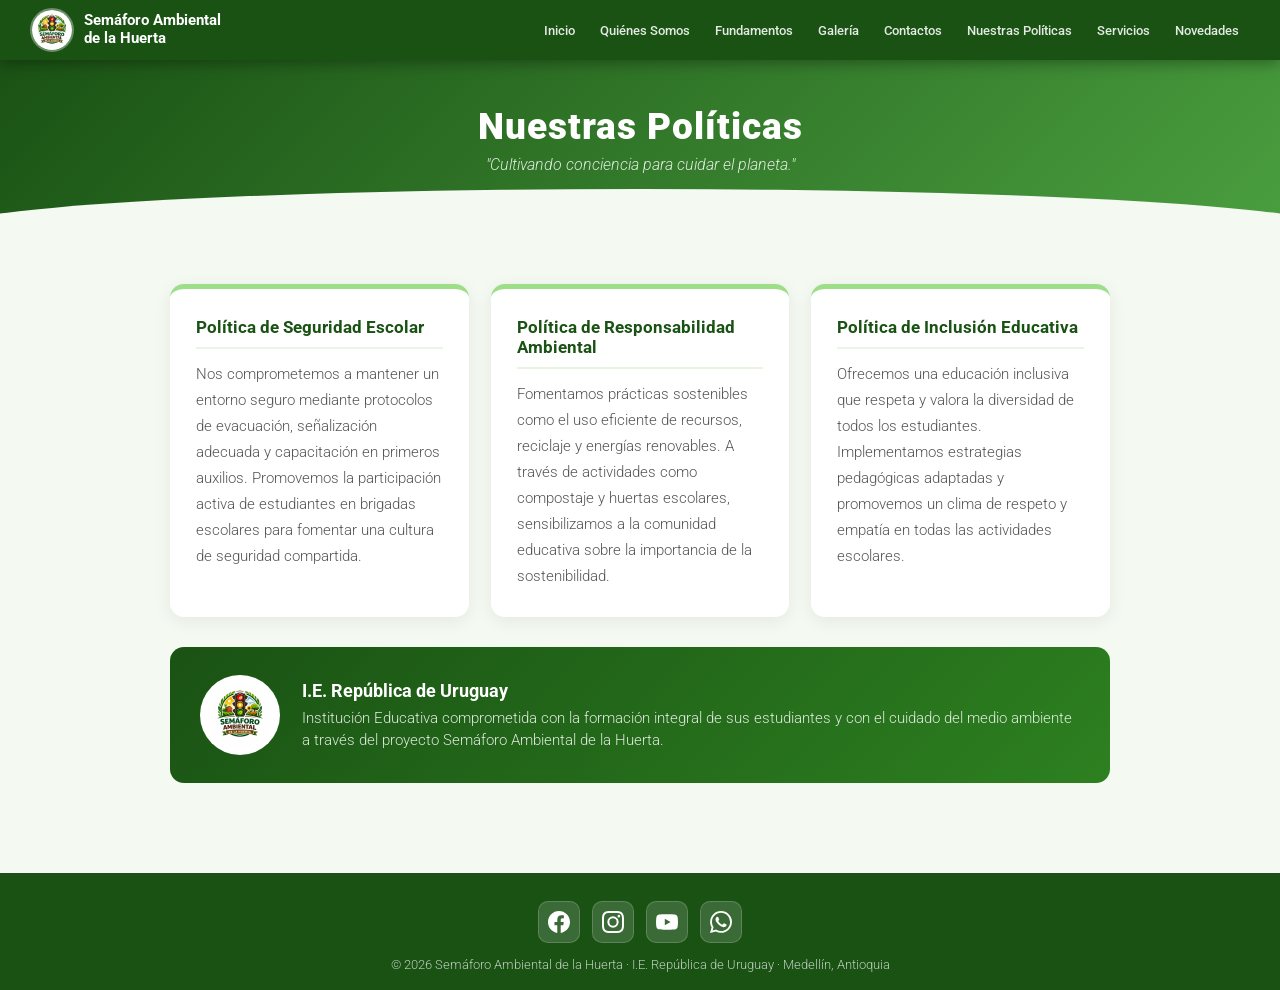
<file: nuestras-politicas.html>
<!DOCTYPE html>
<!-- ============================================================
     PÁGINA: Nuestras Políticas
     PROYECTO: Semáforo Ambiental de la Huerta
     INSTITUCIÓN: I.E. República de Uruguay – Medellín, Antioquia
     DESCRIPCIÓN: Muestra las tres políticas institucionales del proyecto:
Seguridad Escolar, Responsabilidad Ambiental e Inclusión
Educativa. También incluye una tarjeta institucional
con logo y descripción.
     RUTAS RELATIVAS:
       IMG  → ../img/logo.jpeg
     ÚLTIMA ACTUALIZACIÓN: 2026
============================================================ -->
<html lang="es">
<head>
  <meta charset="UTF-8">
  <meta name="viewport" content="width=device-width, initial-scale=1">
  <title>Nuestras Políticas – Semáforo Ambiental</title>
  <style>
    @import url('https://fonts.googleapis.com/css2?family=Roboto:ital,wght@0,100..900;1,100..900&display=swap');

    * { box-sizing: border-box; margin: 0; padding: 0; }

    body {
      font-family: 'Roboto', sans-serif;
      background-color: #f4faf2;
      color: #2d2d2d;
      min-height: 100vh;
      display: flex;
      flex-direction: column;
    }

    .barra-navegacion {
      position: fixed;
      top: 0; left: 0; right: 0;
      background-color: #1a5214;
      display: flex;
      align-items: center;
      justify-content: space-between;
      padding: 8px 30px;
      z-index: 1000;
      box-shadow: 0 3px 14px rgba(0,0,0,0.35);
      height: 60px;
    }

    .nav-marca { display: flex; align-items: center; gap: 10px; text-decoration: none; flex-shrink: 0; }
    .nav-marca img { height: 44px; width: 44px; border-radius: 50%; object-fit: cover; border: 2px solid rgba(255,255,255,0.35); }
    .nav-marca span { color: white; font-weight: 700; font-size: 0.92em; line-height: 1.2; max-width: 150px; }
    .nav-enlaces { display: flex; gap: 3px; flex-wrap: wrap; justify-content: flex-end; }
    .nav-enlaces a { color: rgba(255,255,255,0.88); text-decoration: none; padding: 6px 11px; border-radius: 6px; font-size: 0.83em; font-weight: 500; transition: background-color 0.2s; white-space: nowrap; }
    .nav-enlaces a:hover { background-color: rgba(255,255,255,0.18); color: white; }

    .encabezado-pagina {
      margin-top: 60px;
      background: linear-gradient(135deg, #1a5214, #4a9e3f);
      padding: 45px 40px 55px 40px;
      text-align: center; color: white; position: relative;
    }

    .encabezado-pagina::after {
      content: ''; position: absolute; bottom: -2px; left: 0; right: 0;
      height: 42px; background-color: #f4faf2;
      clip-path: ellipse(55% 100% at 50% 100%);
    }

    .encabezado-pagina h1 { font-size: 2.3em; font-weight: 900; letter-spacing: 1px; }
    .encabezado-pagina p { font-size: 0.97em; opacity: 0.85; margin-top: 8px; font-weight: 300; font-style: italic; }

    .contenido-principal {
      flex: 1; padding: 55px 30px 40px 30px;
      display: flex; flex-direction: column; align-items: center;
    }

    .cuadricula-politicas {
      display: grid;
      grid-template-columns: repeat(auto-fit, minmax(280px, 1fr));
      gap: 22px;
      max-width: 940px;
      width: 100%;
      margin-bottom: 30px;
    }

    .tarjeta-politica {
      background: white;
      border-radius: 14px;
      padding: 28px 26px;
      box-shadow: 0 4px 18px rgba(0,0,0,0.07);
      border-top: 5px solid #9dde89;
      transition: transform 0.3s, box-shadow 0.3s;
    }

    .tarjeta-politica:hover {
      transform: translateY(-5px);
      box-shadow: 0 10px 26px rgba(0,0,0,0.12);
    }

    .tarjeta-politica h3 {
      font-size: 1.05em;
      font-weight: 700;
      color: #1a5214;
      margin-bottom: 12px;
      padding-bottom: 10px;
      border-bottom: 2px solid #e8f5e3;
    }

    .tarjeta-politica p {
      font-size: 0.93em;
      line-height: 1.75;
      color: #555;
      font-weight: 300;
    }

    .tarjeta-institucion {
      max-width: 940px;
      width: 100%;
      background: linear-gradient(135deg, #1a5214, #2d8020);
      border-radius: 14px;
      padding: 28px 30px;
      color: white;
      display: flex;
      align-items: center;
      gap: 22px;
    }

    .tarjeta-institucion img {
      width: 80px;
      height: 80px;
      border-radius: 50%;
      object-fit: contain;
      background: white;
      padding: 8px;
      flex-shrink: 0;
    }

    .tarjeta-institucion .texto h3 {
      font-size: 1.15em;
      font-weight: 700;
      margin-bottom: 6px;
    }

    .tarjeta-institucion .texto p {
      font-size: 0.92em;
      opacity: 0.85;
      font-weight: 300;
      line-height: 1.5;
    }

    .pie-pagina { background-color: #1a5214; color: white; text-align: center; padding: 28px 20px 18px 20px; margin-top: 50px; }
    .iconos-redes { display: flex; justify-content: center; gap: 12px; margin-bottom: 14px; }
    .iconos-redes a { color: white; text-decoration: none; width: 42px; height: 42px; background-color: rgba(255,255,255,0.14); border-radius: 10px; display: flex; align-items: center; justify-content: center; font-weight: 700; font-size: 0.88em; border: 1px solid rgba(255,255,255,0.18); transition: background-color 0.2s, transform 0.2s; }
    .iconos-redes a:hover { background-color: rgba(255,255,255,0.28); transform: scale(1.1); }
    .pie-pagina p { font-size: 0.8em; opacity: 0.7; font-weight: 300; }
  </style>
</head>
<body>

  <nav class="barra-navegacion">
    <a href="index.html" class="nav-marca">
      <img src="../img/logo.jpeg" alt="Logo">
      <span>Semáforo Ambiental de la Huerta</span>
    </a>
    <div class="nav-enlaces">
      <a href="indexprincipal.html">Inicio</a>
      <a href="quienes-somos.html">Quiénes Somos</a>
      <a href="fundamentos.html">Fundamentos</a>
      <a href="galeria.html">Galería</a>
      <a href="contacto.html">Contactos</a>
      <a href="nuestras-politicas.html">Nuestras Políticas</a>
      <a href="servicios.html">Servicios</a>
      <a href="novedades.html">Novedades</a>
    </div>
  </nav>

  <div class="encabezado-pagina">
    <h1>Nuestras Políticas</h1>
    <p>"Cultivando conciencia para cuidar el planeta."</p>
  </div>

  <main class="contenido-principal">
    <div class="cuadricula-politicas">
      <div class="tarjeta-politica">
        <h3>Política de Seguridad Escolar</h3>
        <p>Nos comprometemos a mantener un entorno seguro mediante protocolos de evacuación, señalización adecuada y capacitación en primeros auxilios. Promovemos la participación activa de estudiantes en brigadas escolares para fomentar una cultura de seguridad compartida.</p>
      </div>
      <div class="tarjeta-politica">
        <h3>Política de Responsabilidad Ambiental</h3>
        <p>Fomentamos prácticas sostenibles como el uso eficiente de recursos, reciclaje y energías renovables. A través de actividades como compostaje y huertas escolares, sensibilizamos a la comunidad educativa sobre la importancia de la sostenibilidad.</p>
      </div>
      <div class="tarjeta-politica">
        <h3>Política de Inclusión Educativa</h3>
        <p>Ofrecemos una educación inclusiva que respeta y valora la diversidad de todos los estudiantes. Implementamos estrategias pedagógicas adaptadas y promovemos un clima de respeto y empatía en todas las actividades escolares.</p>
      </div>
    </div>

    <div class="tarjeta-institucion">
      <img src="../img/logo.jpeg" alt="Logo">
      <div class="texto">
        <h3>I.E. República de Uruguay</h3>
        <p>Institución Educativa comprometida con la formación integral de sus estudiantes y con el cuidado del medio ambiente a través del proyecto Semáforo Ambiental de la Huerta.</p>
      </div>
    </div>
  </main>

  <footer class="pie-pagina">
    <div class="iconos-redes">
      <a href="#" title="Facebook">
        <svg viewBox="0 0 24 24" width="22" height="22" fill="currentColor"><path d="M24 12.073c0-6.627-5.373-12-12-12s-12 5.373-12 12c0 5.99 4.388 10.954 10.125 11.854v-8.385H7.078v-3.47h3.047V9.43c0-3.007 1.792-4.669 4.533-4.669 1.312 0 2.686.235 2.686.235v2.953H15.83c-1.491 0-1.956.925-1.956 1.874v2.25h3.328l-.532 3.47h-2.796v8.385C19.612 23.027 24 18.062 24 12.073z"/></svg>
      </a>
      <a href="#" title="Instagram">
        <svg viewBox="0 0 24 24" width="22" height="22" fill="currentColor"><path d="M12 2.163c3.204 0 3.584.012 4.85.07 3.252.148 4.771 1.691 4.919 4.919.058 1.265.069 1.645.069 4.849 0 3.205-.012 3.584-.069 4.849-.149 3.225-1.664 4.771-4.919 4.919-1.266.058-1.644.07-4.85.07-3.204 0-3.584-.012-4.849-.07-3.26-.149-4.771-1.699-4.919-4.92-.058-1.265-.07-1.644-.07-4.849 0-3.204.013-3.583.07-4.849.149-3.227 1.664-4.771 4.919-4.919 1.266-.057 1.645-.069 4.849-.069zM12 0C8.741 0 8.333.014 7.053.072 2.695.272.273 2.69.073 7.052.014 8.333 0 8.741 0 12c0 3.259.014 3.668.072 4.948.2 4.358 2.618 6.78 6.98 6.98C8.333 23.986 8.741 24 12 24c3.259 0 3.668-.014 4.948-.072 4.354-.2 6.782-2.618 6.979-6.98.059-1.28.073-1.689.073-4.948 0-3.259-.014-3.667-.072-4.947-.196-4.354-2.617-6.78-6.979-6.98C15.668.014 15.259 0 12 0zm0 5.838a6.162 6.162 0 1 0 0 12.324 6.162 6.162 0 0 0 0-12.324zM12 16a4 4 0 1 1 0-8 4 4 0 0 1 0 8zm6.406-11.845a1.44 1.44 0 1 0 0 2.881 1.44 1.44 0 0 0 0-2.881z"/></svg>
      </a>
      <a href="#" title="YouTube">
        <svg viewBox="0 0 24 24" width="22" height="22" fill="currentColor"><path d="M23.495 6.205a3.007 3.007 0 0 0-2.088-2.088c-1.87-.501-9.396-.501-9.396-.501s-7.507-.01-9.396.501A3.007 3.007 0 0 0 .527 6.205a31.247 31.247 0 0 0-.522 5.805 31.247 31.247 0 0 0 .522 5.783 3.007 3.007 0 0 0 2.088 2.088c1.868.502 9.396.502 9.396.502s7.506 0 9.396-.502a3.007 3.007 0 0 0 2.088-2.088 31.247 31.247 0 0 0 .5-5.783 31.247 31.247 0 0 0-.5-5.805zM9.609 15.601V8.408l6.264 3.602z"/></svg>
      </a>
      <a href="#" title="WhatsApp">
        <svg viewBox="0 0 24 24" width="22" height="22" fill="currentColor"><path d="M17.472 14.382c-.297-.149-1.758-.867-2.03-.967-.273-.099-.471-.148-.67.15-.197.297-.767.966-.94 1.164-.173.199-.347.223-.644.075-.297-.15-1.255-.463-2.39-1.475-.883-.788-1.48-1.761-1.653-2.059-.173-.297-.018-.458.13-.606.134-.133.298-.347.446-.52.149-.174.198-.298.298-.497.099-.198.05-.371-.025-.52-.075-.149-.669-1.612-.916-2.207-.242-.579-.487-.5-.669-.51-.173-.008-.371-.01-.57-.01-.198 0-.52.074-.792.372-.272.297-1.04 1.016-1.04 2.479 0 1.462 1.065 2.875 1.213 3.074.149.198 2.096 3.2 5.077 4.487.709.306 1.262.489 1.694.625.712.227 1.36.195 1.871.118.571-.085 1.758-.719 2.006-1.413.248-.694.248-1.289.173-1.413-.074-.124-.272-.198-.57-.347m-5.421 7.403h-.004a9.87 9.87 0 0 1-5.031-1.378l-.361-.214-3.741.982.998-3.648-.235-.374a9.86 9.86 0 0 1-1.51-5.26c.001-5.45 4.436-9.884 9.888-9.884 2.64 0 5.122 1.03 6.988 2.898a9.825 9.825 0 0 1 2.893 6.994c-.003 5.45-4.437 9.884-9.885 9.884m8.413-18.297A11.815 11.815 0 0 0 12.05 0C5.495 0 .16 5.335.157 11.892c0 2.096.547 4.142 1.588 5.945L.057 24l6.305-1.654a11.882 11.882 0 0 0 5.683 1.448h.005c6.554 0 11.89-5.335 11.893-11.893a11.821 11.821 0 0 0-3.48-8.413Z"/></svg>
      </a>
    </div>
    <p>© 2026 Semáforo Ambiental de la Huerta · I.E. República de Uruguay · Medellín, Antioquia</p>
  </footer>

</body>
</html>
</file>
